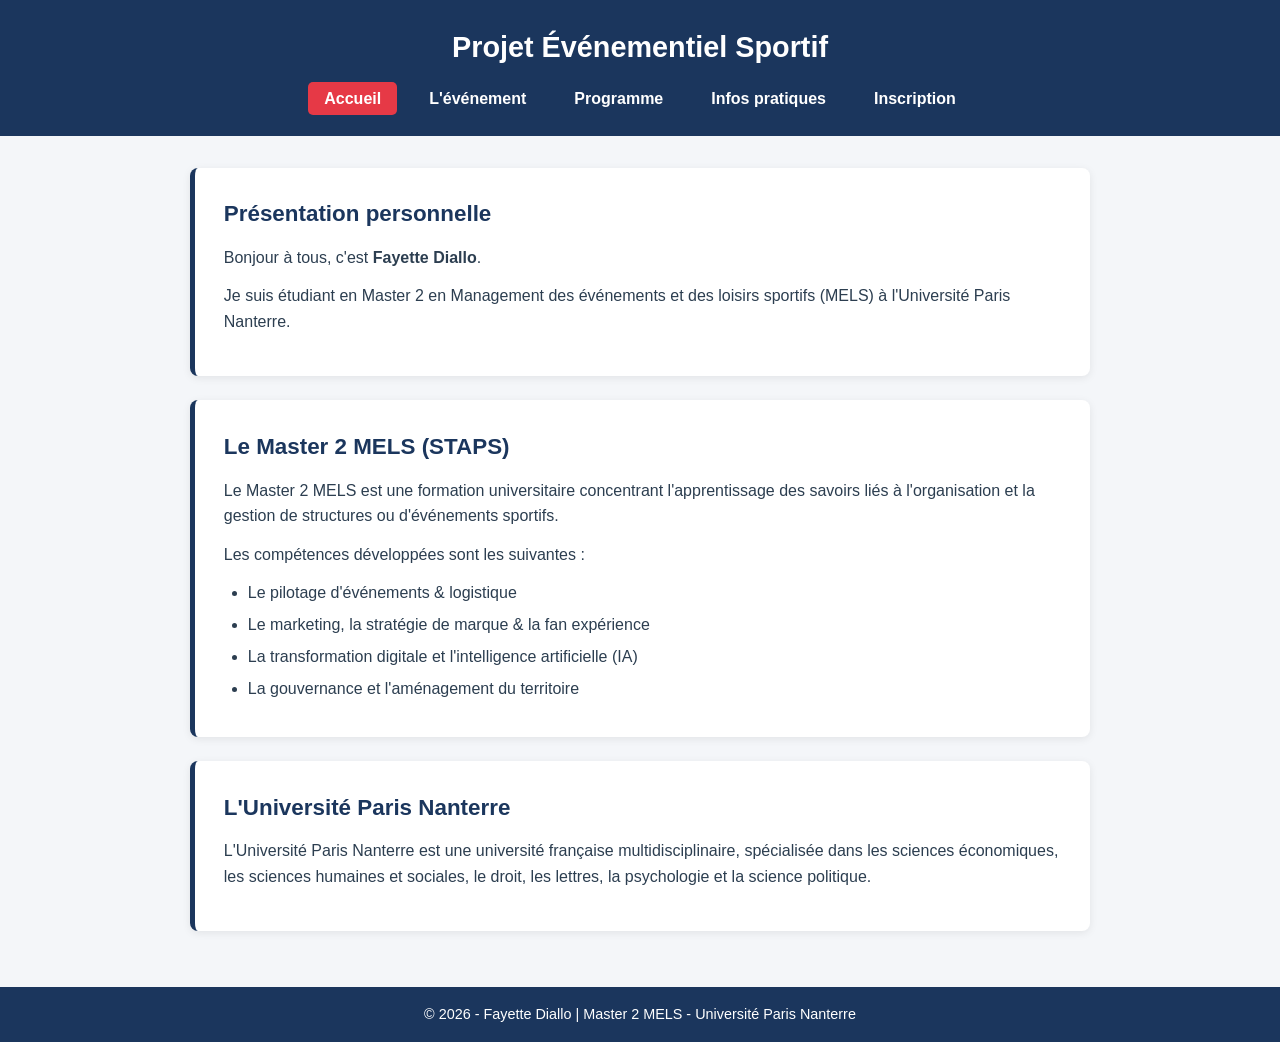
<file: index.html>
<!DOCTYPE html>
<html lang="fr">
<head>
    <meta charset="UTF-8">
    <meta name="viewport" content="width=device-width, initial-scale=1.0">
    <title>Accueil - Projet Événement Sportif | Fayette Diallo</title>
    <link rel="stylesheet" href="style.css">
</head>
<body>

    <header>
        <h1>Projet Événementiel Sportif</h1>
        <nav>
            <ul>
                <li><a href="index.html" class="actif">Accueil</a></li>
                <li><a href="evenement.html">L'événement</a></li>
                <li><a href="programme.html">Programme</a></li>
                <li><a href="infos.html">Infos pratiques</a></li>
                <li><a href="inscription.html">Inscription</a></li>
            </ul>
        </nav>
    </header>

    <main>
        <section class="carte">
            <h2>Présentation personnelle</h2>
            <p>Bonjour à tous, c'est <strong>Fayette Diallo</strong>.</p>
            <p>Je suis étudiant en Master 2 en Management des événements et des loisirs sportifs (MELS) à l'Université Paris Nanterre.</p>
        </section>

        <section class="carte">
            <h2>Le Master 2 MELS (STAPS)</h2>
            <p>Le Master 2 MELS est une formation universitaire concentrant l'apprentissage des savoirs liés à l'organisation et la gestion de structures ou d'événements sportifs.</p>
            <p>Les compétences développées sont les suivantes :</p>
            <ul>
                <li>Le pilotage d'événements &amp; logistique</li>
                <li>Le marketing, la stratégie de marque &amp; la fan expérience</li>
                <li>La transformation digitale et l'intelligence artificielle (IA)</li>
                <li>La gouvernance et l'aménagement du territoire</li>
            </ul>
        </section>

        <section class="carte">
            <h2>L'Université Paris Nanterre</h2>
            <p>L'Université Paris Nanterre est une université française multidisciplinaire, spécialisée dans les sciences économiques, les sciences humaines et sociales, le droit, les lettres, la psychologie et la science politique.</p>
        </section>
    </main>

    <footer>
        <p>&copy; 2026 - Fayette Diallo | Master 2 MELS - Université Paris Nanterre</p>
    </footer>

</body>
</html>
</file>
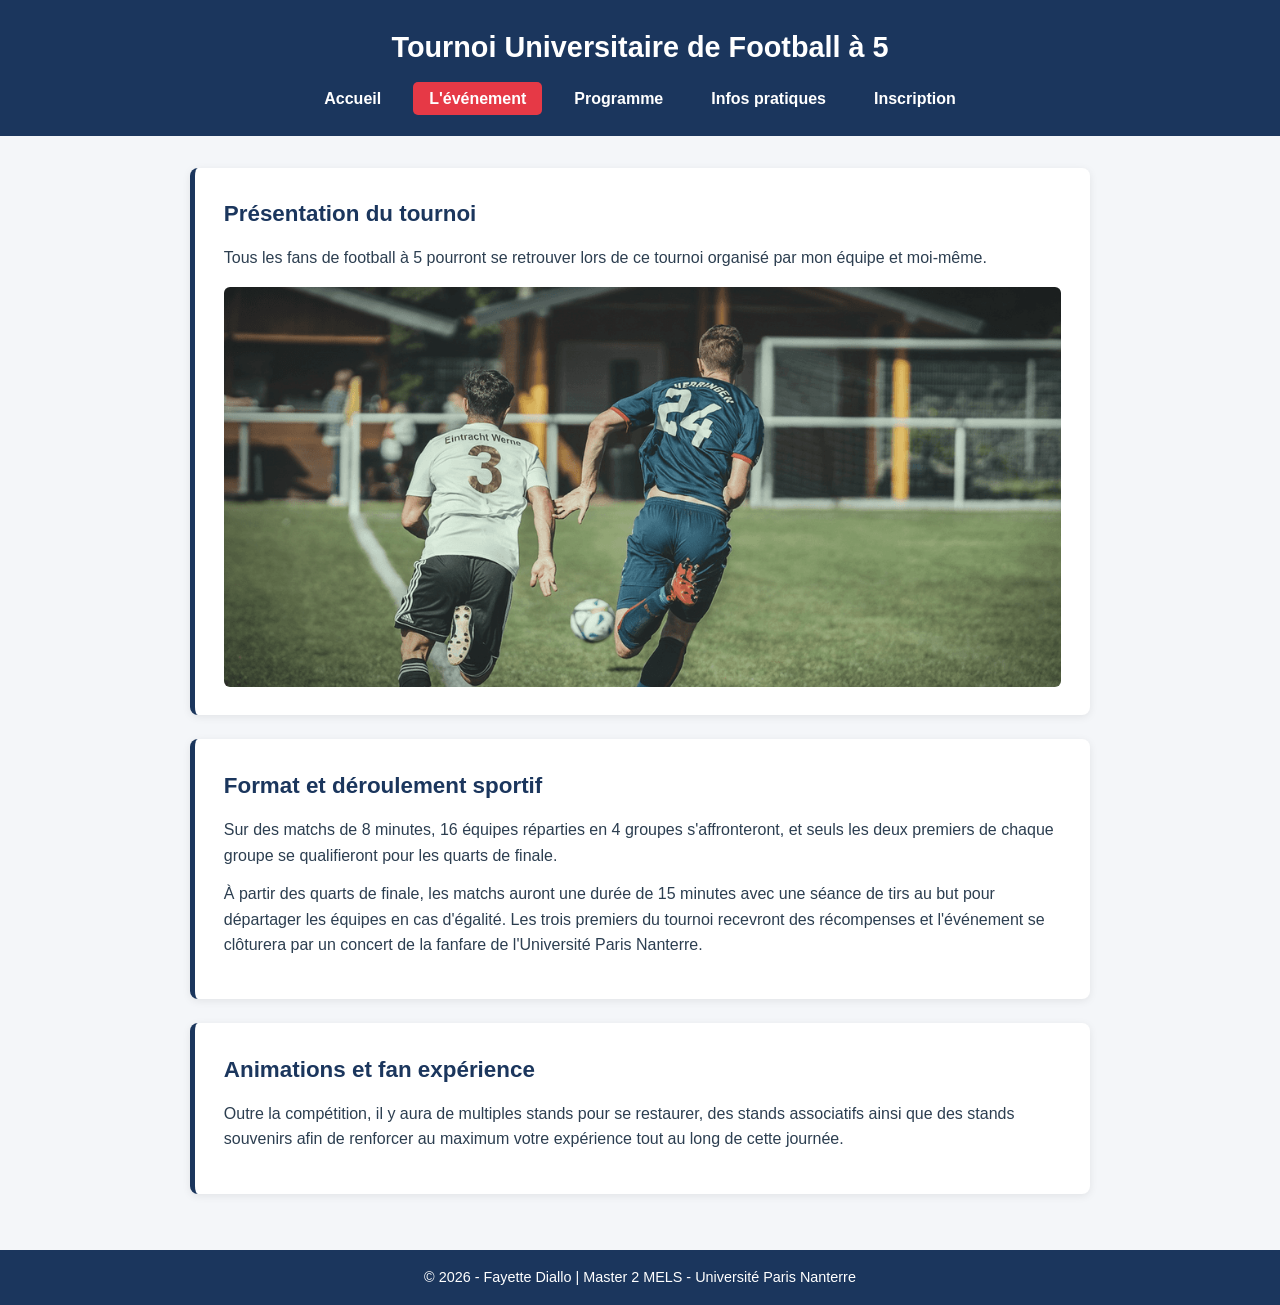
<file: evenement.html>
<!DOCTYPE html>
<html lang="fr">
<head>
    <meta charset="UTF-8">
    <meta name="viewport" content="width=device-width, initial-scale=1.0">
    <title>L'événement - Tournoi de Football à 5 | Fayette Diallo</title>
    <link rel="stylesheet" href="style.css">
</head>
<body>

    <header>
        <h1>Tournoi Universitaire de Football à 5</h1>
        <nav>
            <ul>
                <li><a href="index.html">Accueil</a></li>
                <li><a href="evenement.html" class="actif">L'événement</a></li>
                <li><a href="programme.html">Programme</a></li>
                <li><a href="infos.html">Infos pratiques</a></li>
                <li><a href="inscription.html">Inscription</a></li>
            </ul>
        </nav>
    </header>

    <main>
        <section class="carte">
            <h2>Présentation du tournoi</h2>
            <p>Tous les fans de football à 5 pourront se retrouver lors de ce tournoi organisé par mon équipe et moi-même.</p>
            <img src="images/foot5.png" alt="Match de football à 5" class="image-article">
        </section>

        <section class="carte">
            <h2>Format et déroulement sportif</h2>
            <p>Sur des matchs de 8 minutes, 16 équipes réparties en 4 groupes s'affronteront, et seuls les deux premiers de chaque groupe se qualifieront pour les quarts de finale.</p>
            <p>À partir des quarts de finale, les matchs auront une durée de 15 minutes avec une séance de tirs au but pour départager les équipes en cas d'égalité. Les trois premiers du tournoi recevront des récompenses et l'événement se clôturera par un concert de la fanfare de l'Université Paris Nanterre.</p>
        </section>

        <section class="carte">
            <h2>Animations et fan expérience</h2>
            <p>Outre la compétition, il y aura de multiples stands pour se restaurer, des stands associatifs ainsi que des stands souvenirs afin de renforcer au maximum votre expérience tout au long de cette journée.</p>
        </section>
    </main>

    <footer>
        <p>&copy; 2026 - Fayette Diallo | Master 2 MELS - Université Paris Nanterre</p>
    </footer>

</body>
</html>
</file>
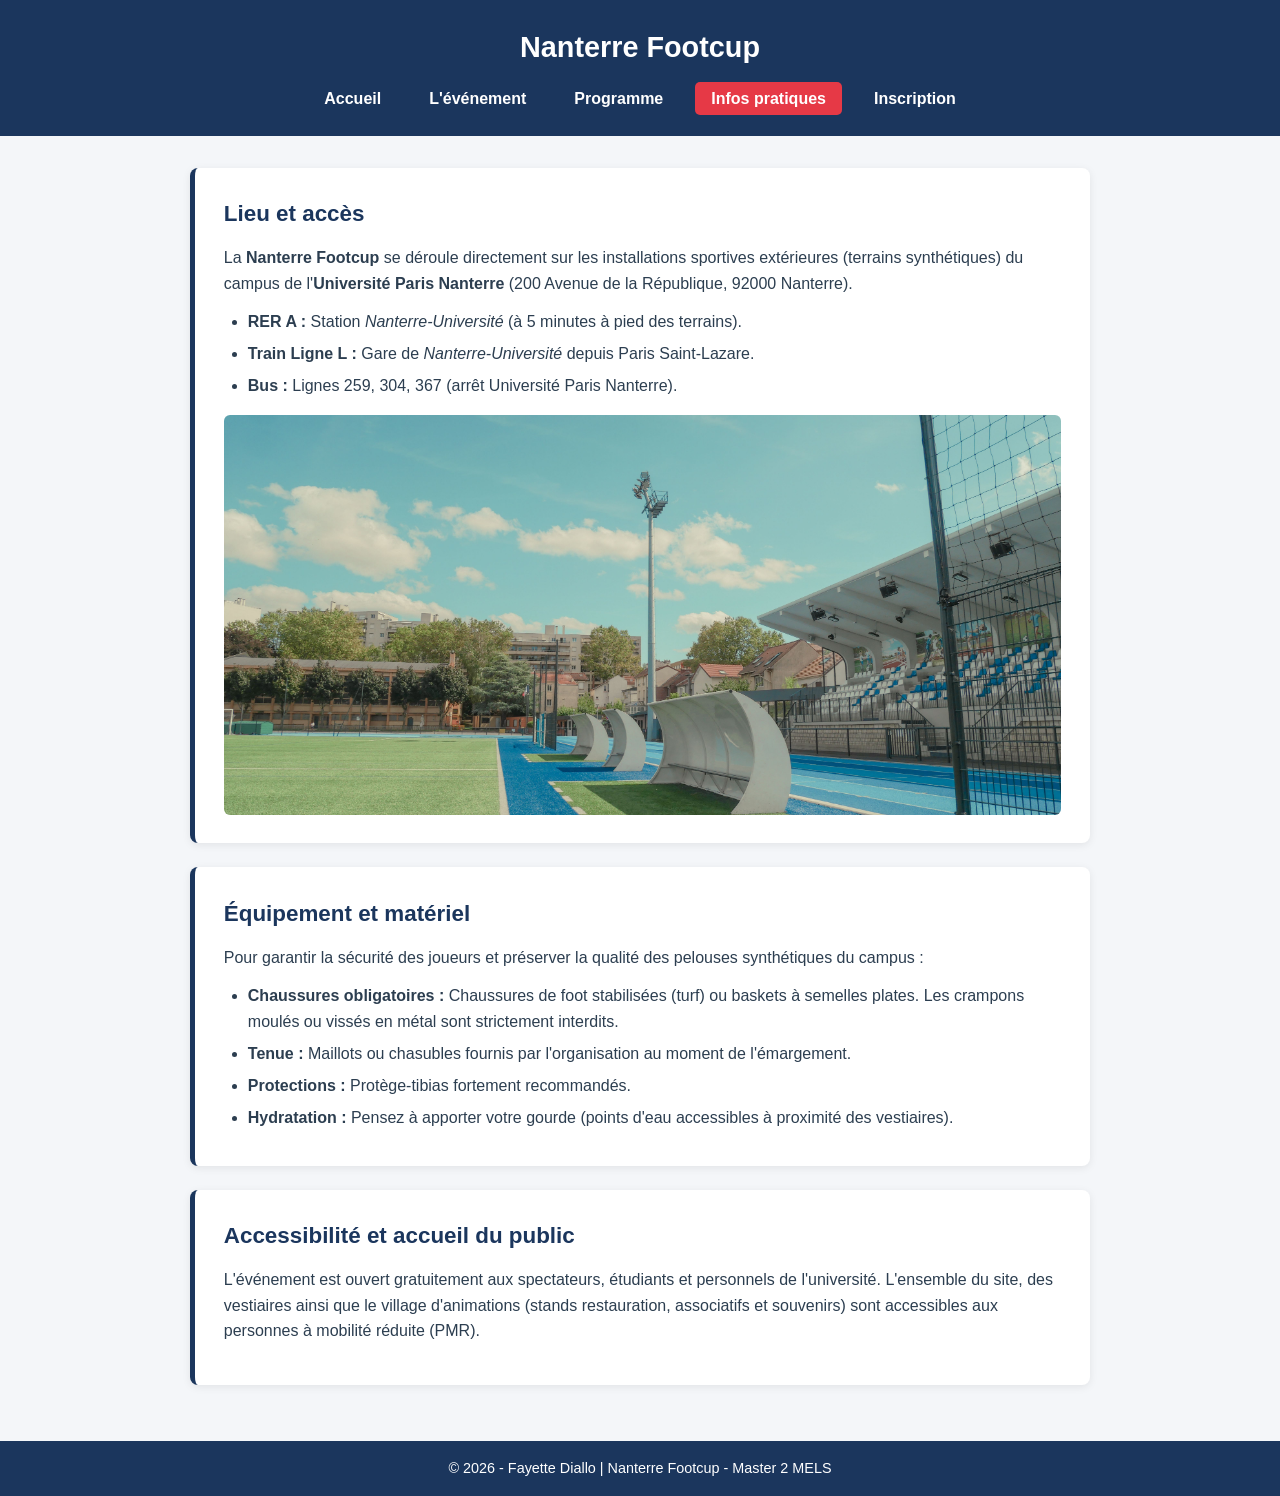
<file: infos.html>
<!DOCTYPE html>
<html lang="fr">
<head>
    <meta charset="UTF-8">
    <meta name="viewport" content="width=device-width, initial-scale=1.0">
    <title>Infos pratiques - Nanterre Footcup | Fayette Diallo</title>
    <link rel="stylesheet" href="style.css">
</head>
<body>

    <header>
        <h1>Nanterre Footcup</h1>
        <nav>
            <ul>
                <li><a href="index.html">Accueil</a></li>
                <li><a href="evenement.html">L'événement</a></li>
                <li><a href="programme.html">Programme</a></li>
                <li><a href="infos.html" class="actif">Infos pratiques</a></li>
                <li><a href="inscription.html">Inscription</a></li>
            </ul>
        </nav>
    </header>

    <main>
        <section class="carte">
            <h2>Lieu et accès</h2>
            <p>La <strong>Nanterre Footcup</strong> se déroule directement sur les installations sportives extérieures (terrains synthétiques) du campus de l'<strong>Université Paris Nanterre</strong> (200 Avenue de la République, 92000 Nanterre).</p>
            <ul>
                <li><strong>RER A :</strong> Station <em>Nanterre-Université</em> (à 5 minutes à pied des terrains).</li>
                <li><strong>Train Ligne L :</strong> Gare de <em>Nanterre-Université</em> depuis Paris Saint-Lazare.</li>
                <li><strong>Bus :</strong> Lignes 259, 304, 367 (arrêt Université Paris Nanterre).</li>
            </ul>
            <img src="images/terrain-campus.jpg" alt="Terrains sportifs du campus" class="image-article">
        </section>

        <section class="carte">
            <h2>Équipement et matériel</h2>
            <p>Pour garantir la sécurité des joueurs et préserver la qualité des pelouses synthétiques du campus :</p>
            <ul>
                <li><strong>Chaussures obligatoires :</strong> Chaussures de foot stabilisées (turf) ou baskets à semelles plates. Les crampons moulés ou vissés en métal sont strictement interdits.</li>
                <li><strong>Tenue :</strong> Maillots ou chasubles fournis par l'organisation au moment de l'émargement.</li>
                <li><strong>Protections :</strong> Protège-tibias fortement recommandés.</li>
                <li><strong>Hydratation :</strong> Pensez à apporter votre gourde (points d'eau accessibles à proximité des vestiaires).</li>
            </ul>
        </section>

        <section class="carte">
            <h2>Accessibilité et accueil du public</h2>
            <p>L'événement est ouvert gratuitement aux spectateurs, étudiants et personnels de l'université. L'ensemble du site, des vestiaires ainsi que le village d'animations (stands restauration, associatifs et souvenirs) sont accessibles aux personnes à mobilité réduite (PMR).</p>
        </section>
    </main>

    <footer>
        <p>&copy; 2026 - Fayette Diallo | Nanterre Footcup - Master 2 MELS</p>
    </footer>

</body>
</html>
</file>
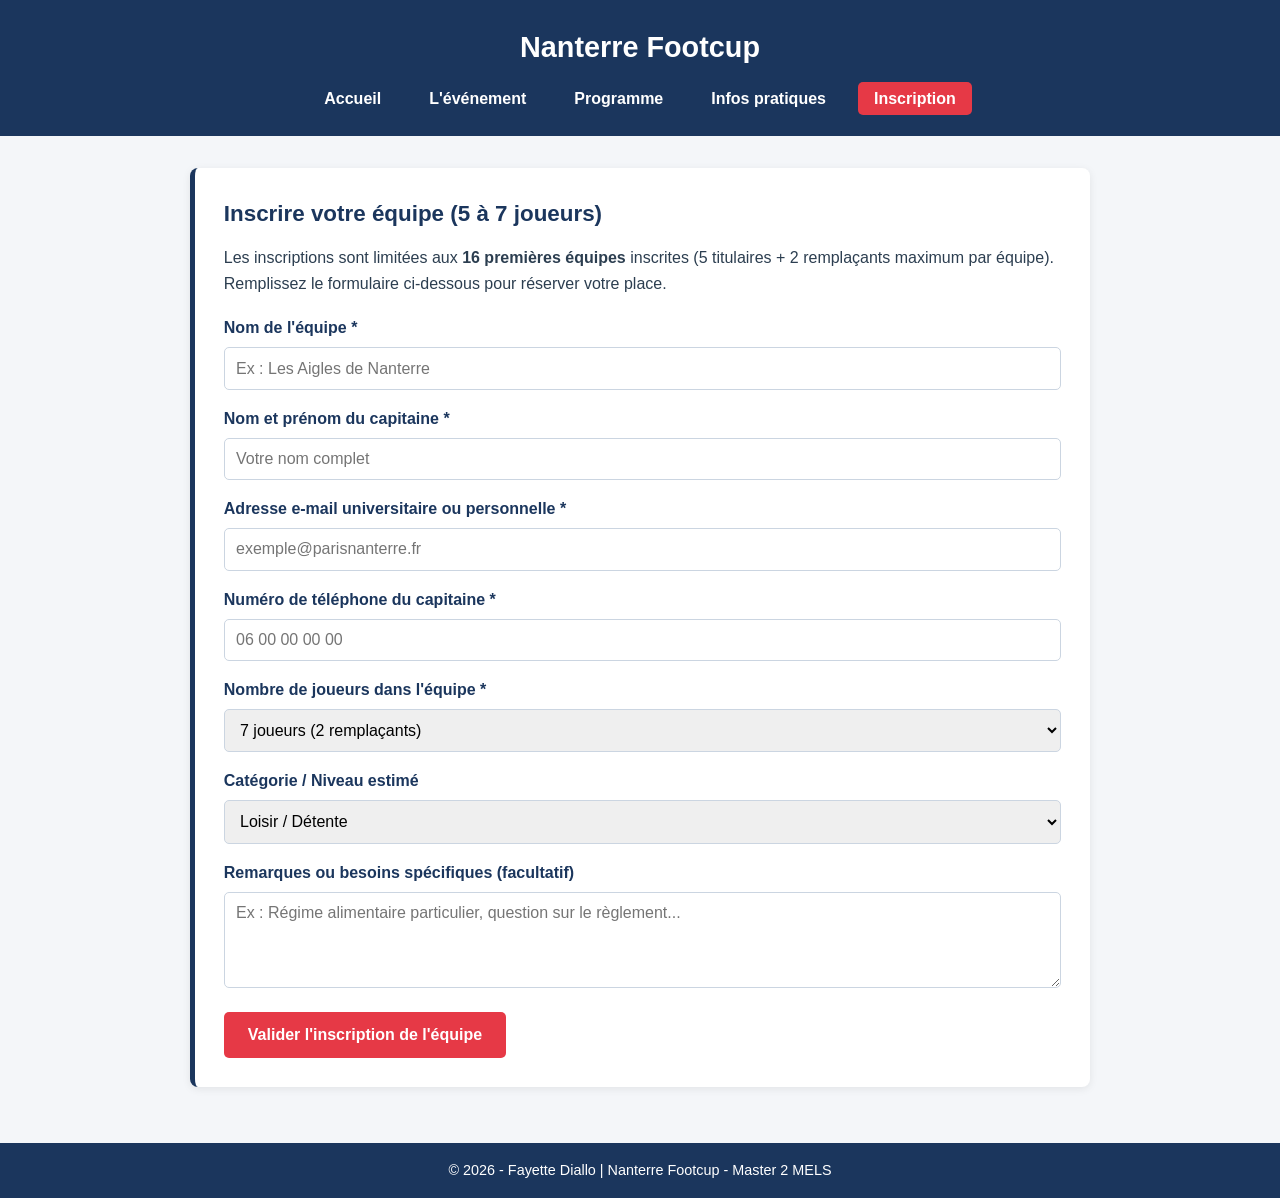
<file: inscription.html>
<!DOCTYPE html>
<html lang="fr">
<head>
    <meta charset="UTF-8">
    <meta name="viewport" content="width=device-width, initial-scale=1.0">
    <title>Inscription - Nanterre Footcup | Fayette Diallo</title>
    <link rel="stylesheet" href="style.css">
</head>
<body>

    <header>
        <h1>Nanterre Footcup</h1>
        <nav>
            <ul>
                <li><a href="index.html">Accueil</a></li>
                <li><a href="evenement.html">L'événement</a></li>
                <li><a href="programme.html">Programme</a></li>
                <li><a href="infos.html">Infos pratiques</a></li>
                <li><a href="inscription.html" class="actif">Inscription</a></li>
            </ul>
        </nav>
    </header>

    <main>
        <section class="carte">
            <h2>Inscrire votre équipe (5 à 7 joueurs)</h2>
            <p>Les inscriptions sont limitées aux <strong>16 premières équipes</strong> inscrites (5 titulaires + 2 remplaçants maximum par équipe). Remplissez le formulaire ci-dessous pour réserver votre place.</p>

            <form action="#" method="post" class="formulaire-inscription">
                <div class="champ">
                    <label for="nom-equipe">Nom de l'équipe *</label>
                    <input type="text" id="nom-equipe" name="nom-equipe" placeholder="Ex : Les Aigles de Nanterre" required>
                </div>

                <div class="champ">
                    <label for="capitaine">Nom et prénom du capitaine *</label>
                    <input type="text" id="capitaine" name="capitaine" placeholder="Votre nom complet" required>
                </div>

                <div class="champ">
                    <label for="email">Adresse e-mail universitaire ou personnelle *</label>
                    <input type="email" id="email" name="email" placeholder="exemple@parisnanterre.fr" required>
                </div>

                <div class="champ">
                    <label for="telephone">Numéro de téléphone du capitaine *</label>
                    <input type="tel" id="telephone" name="telephone" placeholder="06 00 00 00 00" required>
                </div>

                <div class="champ">
                    <label for="effectif">Nombre de joueurs dans l'équipe *</label>
                    <select id="effectif" name="effectif" required>
                        <option value="5">5 joueurs (sans remplaçant)</option>
                        <option value="6">6 joueurs (1 remplaçant)</option>
                        <option value="7" selected>7 joueurs (2 remplaçants)</option>
                    </select>
                </div>

                <div class="champ">
                    <label for="niveau">Catégorie / Niveau estimé</label>
                    <select id="niveau" name="niveau">
                        <option value="loisir">Loisir / Détente</option>
                        <option value="intermediaire">Intermédiaire</option>
                        <option value="competitif">Compétitif</option>
                    </select>
                </div>

                <div class="champ">
                    <label for="message">Remarques ou besoins spécifiques (facultatif)</label>
                    <textarea id="message" name="message" rows="4" placeholder="Ex : Régime alimentaire particulier, question sur le règlement..."></textarea>
                </div>

                <button type="submit" class="bouton-envoyer">Valider l'inscription de l'équipe</button>
            </form>
        </section>
    </main>

    <footer>
        <p>&copy; 2026 - Fayette Diallo | Nanterre Footcup - Master 2 MELS</p>
    </footer>

</body>
</html>
</file>
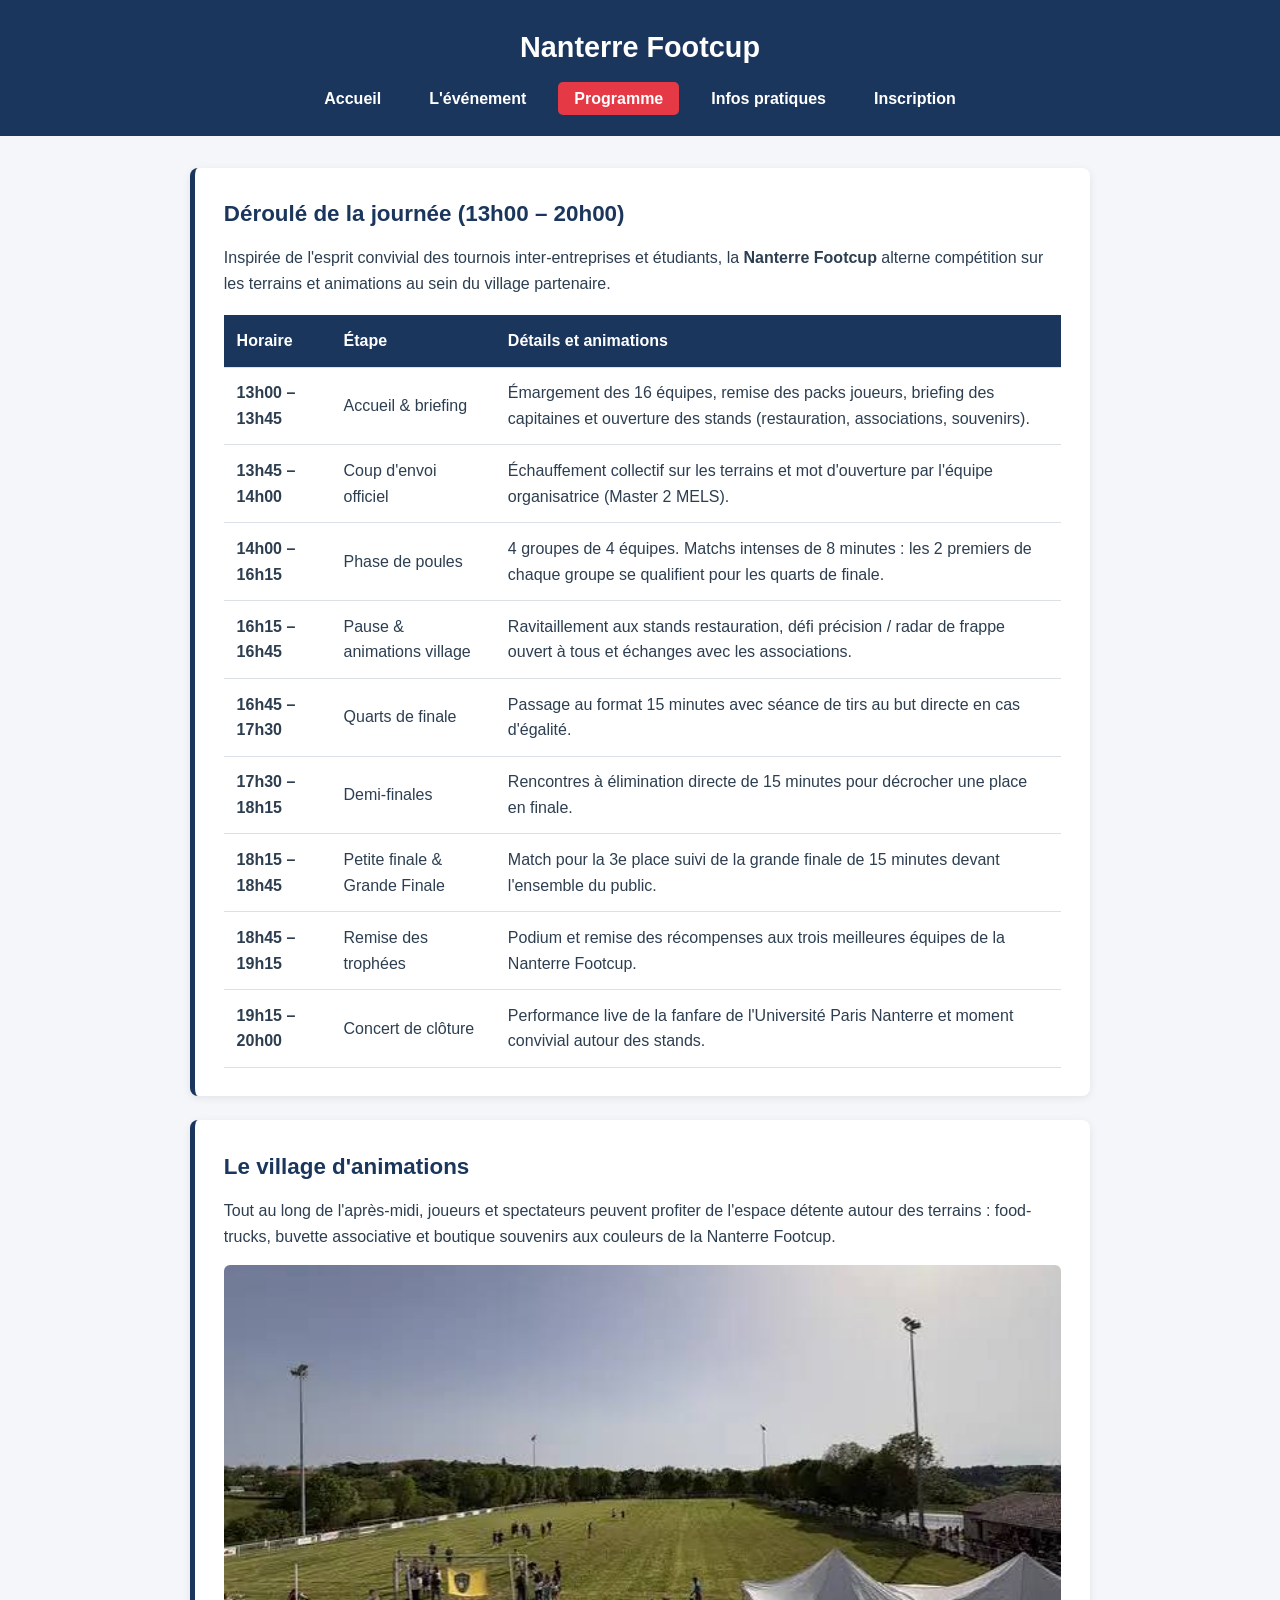
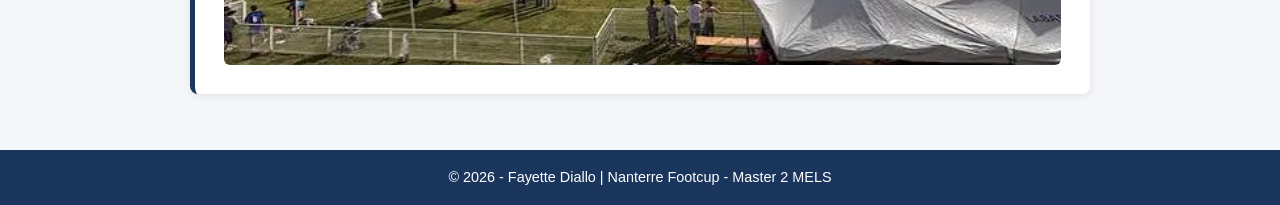
<file: programme.html>
<!DOCTYPE html>
<html lang="fr">
<head>
    <meta charset="UTF-8">
    <meta name="viewport" content="width=device-width, initial-scale=1.0">
    <title>Programme - Nanterre Footcup | Fayette Diallo</title>
    <link rel="stylesheet" href="style.css">
</head>
<body>

    <header>
        <h1>Nanterre Footcup</h1>
        <nav>
            <ul>
                <li><a href="index.html">Accueil</a></li>
                <li><a href="evenement.html">L'événement</a></li>
                <li><a href="programme.html" class="actif">Programme</a></li>
                <li><a href="infos.html">Infos pratiques</a></li>
                <li><a href="inscription.html">Inscription</a></li>
            </ul>
        </nav>
    </header>

    <main>
        <section class="carte">
            <h2>Déroulé de la journée (13h00 – 20h00)</h2>
            <p>Inspirée de l'esprit convivial des tournois inter-entreprises et étudiants, la <strong>Nanterre Footcup</strong> alterne compétition sur les terrains et animations au sein du village partenaire.</p>
            
            <table>
                <thead>
                    <tr>
                        <th>Horaire</th>
                        <th>Étape</th>
                        <th>Détails et animations</th>
                    </tr>
                </thead>
                <tbody>
                    <tr>
                        <td><strong>13h00 – 13h45</strong></td>
                        <td>Accueil &amp; briefing</td>
                        <td>Émargement des 16 équipes, remise des packs joueurs, briefing des capitaines et ouverture des stands (restauration, associations, souvenirs).</td>
                    </tr>
                    <tr>
                        <td><strong>13h45 – 14h00</strong></td>
                        <td>Coup d'envoi officiel</td>
                        <td>Échauffement collectif sur les terrains et mot d'ouverture par l'équipe organisatrice (Master 2 MELS).</td>
                    </tr>
                    <tr>
                        <td><strong>14h00 – 16h15</strong></td>
                        <td>Phase de poules</td>
                        <td>4 groupes de 4 équipes. Matchs intenses de 8 minutes : les 2 premiers de chaque groupe se qualifient pour les quarts de finale.</td>
                    </tr>
                    <tr>
                        <td><strong>16h15 – 16h45</strong></td>
                        <td>Pause &amp; animations village</td>
                        <td>Ravitaillement aux stands restauration, défi précision / radar de frappe ouvert à tous et échanges avec les associations.</td>
                    </tr>
                    <tr>
                        <td><strong>16h45 – 17h30</strong></td>
                        <td>Quarts de finale</td>
                        <td>Passage au format 15 minutes avec séance de tirs au but directe en cas d'égalité.</td>
                    </tr>
                    <tr>
                        <td><strong>17h30 – 18h15</strong></td>
                        <td>Demi-finales</td>
                        <td>Rencontres à élimination directe de 15 minutes pour décrocher une place en finale.</td>
                    </tr>
                    <tr>
                        <td><strong>18h15 – 18h45</strong></td>
                        <td>Petite finale &amp; Grande Finale</td>
                        <td>Match pour la 3e place suivi de la grande finale de 15 minutes devant l'ensemble du public.</td>
                    </tr>
                    <tr>
                        <td><strong>18h45 – 19h15</strong></td>
                        <td>Remise des trophées</td>
                        <td>Podium et remise des récompenses aux trois meilleures équipes de la Nanterre Footcup.</td>
                    </tr>
                    <tr>
                        <td><strong>19h15 – 20h00</strong></td>
                        <td>Concert de clôture</td>
                        <td>Performance live de la fanfare de l'Université Paris Nanterre et moment convivial autour des stands.</td>
                    </tr>
                </tbody>
            </table>
        </section>

        <section class="carte">
            <h2>Le village d'animations</h2>
            <p>Tout au long de l'après-midi, joueurs et spectateurs peuvent profiter de l'espace détente autour des terrains : food-trucks, buvette associative et boutique souvenirs aux couleurs de la Nanterre Footcup.</p>
            <img src="images/village-tournoi.jpg" alt="Ambiance et village du tournoi" class="image-article">
        </section>
    </main>

    <footer>
        <p>&copy; 2026 - Fayette Diallo | Nanterre Footcup - Master 2 MELS</p>
    </footer>

</body>
</html>
</file>
<file: style.css>
/* Reset de base et typographie */
* {
    box-sizing: border-box;
    margin: 0;
    padding: 0;
}

body {
    font-family: 'Segoe UI', Tahoma, Geneva, Verdana, sans-serif;
    line-height: 1.6;
    background-color: #f4f6f9;
    color: #2c3e50;
    display: flex;
    flex-direction: column;
    min-height: 100vh;
}

/* En-tête et menu de navigation */
header {
    background-color: #1b365d;
    color: #ffffff;
    padding: 1.5rem 1rem;
    text-align: center;
}

header h1 {
    margin-bottom: 1rem;
    font-size: 1.8rem;
}

nav ul {
    list-style: none;
    display: flex;
    justify-content: center;
    flex-wrap: wrap;
    gap: 1rem;
}

nav a {
    color: #ffffff;
    text-decoration: none;
    font-weight: 600;
    padding: 0.5rem 1rem;
    border-radius: 5px;
    transition: background-color 0.3s ease;
}

nav a:hover,
nav a.actif {
    background-color: #e63946;
}

/* Contenu principal */
main {
    flex: 1;
    max-width: 900px;
    width: 90%;
    margin: 2rem auto;
}

.carte {
    background-color: #ffffff;
    padding: 1.8rem;
    margin-bottom: 1.5rem;
    border-radius: 8px;
    box-shadow: 0 2px 8px rgba(0, 0, 0, 0.08);
    border-left: 5px solid #1b365d;
}

.carte h2 {
    color: #1b365d;
    margin-bottom: 0.8rem;
    font-size: 1.4rem;
}

.carte p {
    margin-bottom: 0.8rem;
}

.carte ul {
    margin-left: 1.5rem;
    margin-top: 0.5rem;
}

.carte li {
    margin-bottom: 0.4rem;
}

/* Mise en forme des images */
.image-article {
    width: 100%;
    max-height: 400px;
    object-fit: cover;
    border-radius: 6px;
    margin-top: 1rem;
    display: block;
}

/* Mise en forme du tableau de programme */
table {
    width: 100%;
    border-collapse: collapse;
    margin-top: 1.2rem;
}

th, td {
    padding: 0.8rem;
    text-align: left;
    border-bottom: 1px solid #dce1e7;
}

th {
    background-color: #1b365d;
    color: #ffffff;
}

tr:hover {
    background-color: #f8f9fa;
}

/* Mise en forme du formulaire d'inscription */
.formulaire-inscription {
    margin-top: 1.2rem;
}

.champ {
    margin-bottom: 1rem;
}

.champ label {
    display: block;
    font-weight: 600;
    margin-bottom: 0.4rem;
    color: #1b365d;
}

.champ input,
.champ select,
.champ textarea {
    width: 100%;
    padding: 0.7rem;
    border: 1px solid #cbd5e1;
    border-radius: 5px;
    font-family: inherit;
    font-size: 1rem;
}

.champ input:focus,
.champ select:focus,
.champ textarea:focus {
    outline: none;
    border-color: #1b365d;
}

.bouton-envoyer {
    background-color: #e63946;
    color: #ffffff;
    border: none;
    padding: 0.9rem 1.5rem;
    font-size: 1rem;
    font-weight: 600;
    border-radius: 5px;
    cursor: pointer;
    transition: background-color 0.3s ease;
}

.bouton-envoyer:hover {
    background-color: #c1121f;
}

/* Pied de page */
footer {
    background-color: #1b365d;
    color: #ffffff;
    text-align: center;
    padding: 1rem;
    font-size: 0.9rem;
}
</file>
